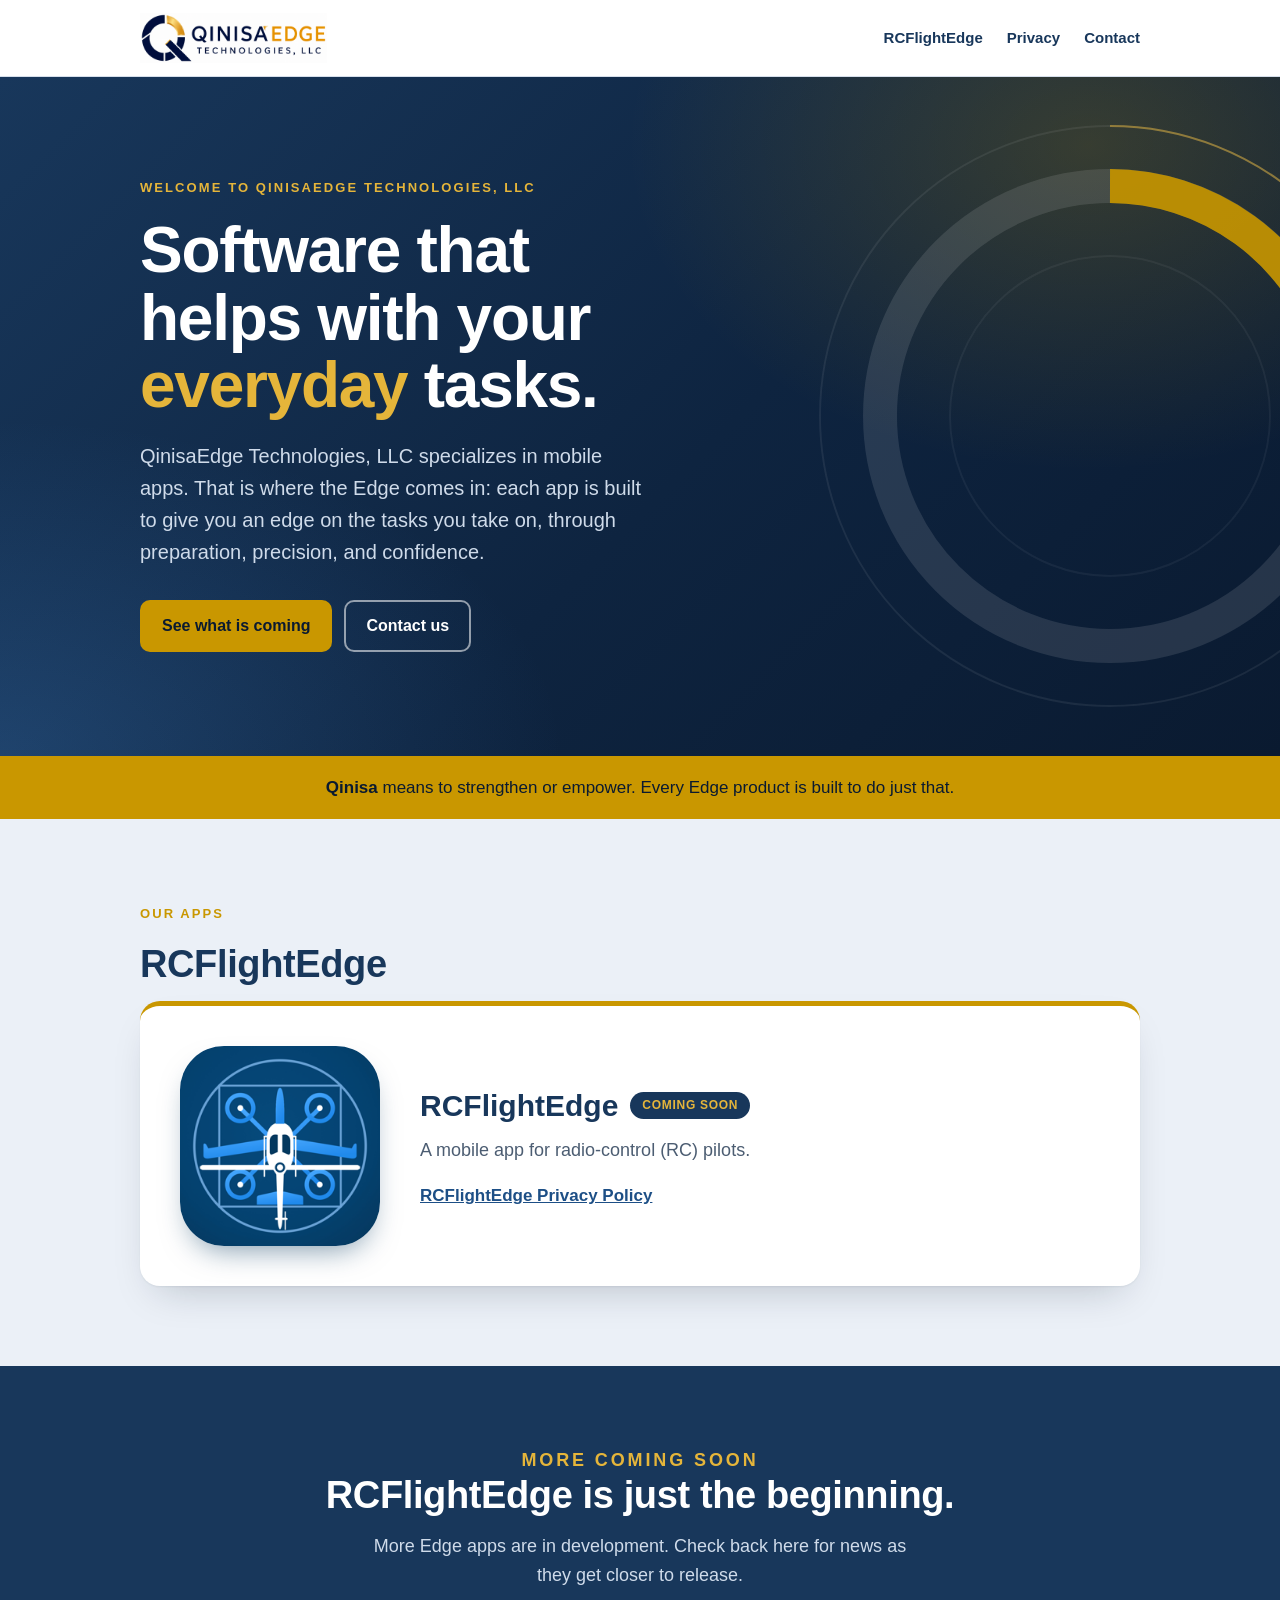
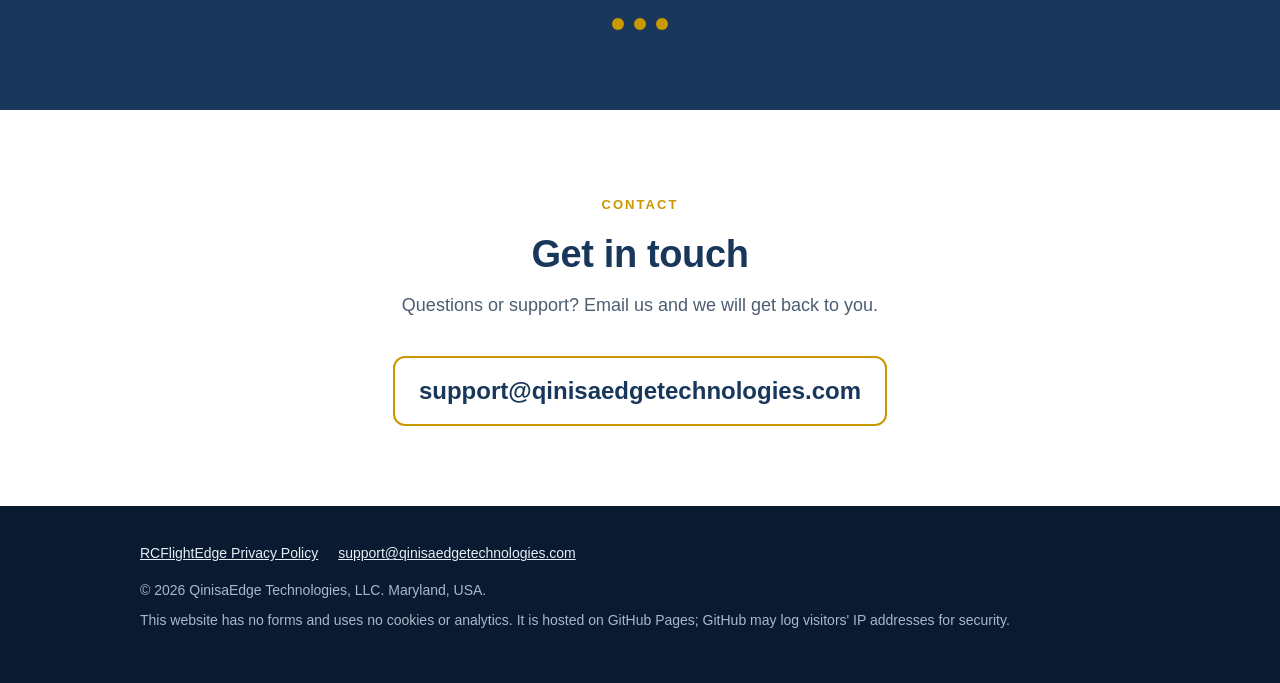
<file: index.html>
<!doctype html>
<html lang="en">
<head>
  <meta charset="utf-8">
  <meta name="viewport" content="width=device-width, initial-scale=1">
  <title>QinisaEdge Technologies, LLC</title>
  <meta name="description" content="QinisaEdge Technologies, LLC specializes in mobile apps built to give you an edge on the tasks you take on. Home of RCFlightEdge for RC pilots.">
  <meta name="theme-color" content="#18375b">
  <link rel="icon" type="image/png" sizes="32x32" href="/assets/favicon-32.png">
  <link rel="icon" type="image/png" sizes="192x192" href="/assets/favicon-192.png">
  <link rel="apple-touch-icon" href="/assets/apple-touch-icon.png">
  <link rel="stylesheet" href="/assets/site.css">
</head>
<body>
  <header class="site-header">
    <div class="wrap">
      <a class="logo-link" href="/" aria-label="QinisaEdge Technologies, LLC home">
        <img src="/assets/qinisaedge-logo.png" alt="QinisaEdge Technologies, LLC" width="1000" height="268">
      </a>
      <nav class="site-nav" aria-label="Main">
        <a href="#rcflightedge">RCFlightEdge</a>
        <a class="nav-optional" href="/rcflightedge-privacy/">Privacy</a>
        <a href="#contact">Contact</a>
      </nav>
    </div>
  </header>

  <main>
    <div class="hero">
      <svg class="hero-rings" viewBox="0 0 620 620" aria-hidden="true">
        <circle cx="310" cy="310" r="290" fill="none" stroke="rgba(255,255,255,.08)" stroke-width="2"/>
        <circle cx="310" cy="310" r="230" fill="none" stroke="rgba(255,255,255,.12)" stroke-width="34"/>
        <path d="M310 80 A230 230 0 0 1 528 238" fill="none" stroke="#c99700" stroke-width="34"/>
        <circle cx="310" cy="310" r="160" fill="none" stroke="rgba(255,255,255,.06)" stroke-width="2"/>
        <path d="M310 20 A290 290 0 0 1 600 310" fill="none" stroke="rgba(229,181,58,.55)" stroke-width="2"/>
      </svg>
      <div class="wrap">
        <p class="eyebrow">Welcome to QinisaEdge Technologies, LLC</p>
        <h1>Software that helps with your <span class="accent">everyday</span> tasks.</h1>
        <p class="lede">QinisaEdge Technologies, LLC specializes in mobile apps. That is where the Edge comes in: each app is built to give you an edge on the tasks you take on, through preparation, precision, and confidence.</p>
        <div class="actions">
          <a class="btn btn-gold" href="#rcflightedge">See what is coming</a>
          <a class="btn btn-ghost" href="#contact">Contact us</a>
        </div>
      </div>
    </div>

    <div class="meaning">
      <div class="wrap"><strong>Qinisa</strong> means to strengthen or empower. Every Edge product is built to do just that.</div>
    </div>

    <section id="rcflightedge" class="section-gray">
      <div class="wrap">
        <p class="eyebrow">Our apps</p>
        <h2>RCFlightEdge</h2>
        <div class="feature">
          <img src="/assets/rcflightedge-icon.png" alt="RCFlightEdge app icon" width="200" height="200">
          <div>
            <h3>RCFlightEdge <span class="badge">Coming soon</span></h3>
            <p class="tagline">A mobile app for radio-control (RC) pilots.</p>
            <p class="links">
              <a href="/rcflightedge-privacy/">RCFlightEdge Privacy Policy</a>
            </p>
          </div>
        </div>
      </div>
    </section>

    <section class="soon">
      <div class="wrap">
        <p class="eyebrow">More coming soon</p>
        <h2>RCFlightEdge is just the beginning.</h2>
        <p>More Edge apps are in development. Check back here for news as they get closer to release.</p>
        <div class="dots" aria-hidden="true"><span></span><span></span><span></span></div>
      </div>
    </section>

    <section id="contact" class="contact">
      <div class="wrap">
        <p class="eyebrow">Contact</p>
        <h2>Get in touch</h2>
        <p class="section-intro">Questions or support? Email us and we will get back to you.</p>
        <a class="email-link" href="mailto:support@qinisaedgetechnologies.com">support@qinisaedgetechnologies.com</a>
      </div>
    </section>
  </main>

  <footer class="site-footer">
    <div class="wrap">
      <p class="footer-links">
        <a href="/rcflightedge-privacy/">RCFlightEdge Privacy Policy</a>
        <a href="mailto:support@qinisaedgetechnologies.com">support@qinisaedgetechnologies.com</a>
      </p>
      <p>&copy; 2026 QinisaEdge Technologies, LLC. Maryland, USA.</p>
      <p>This website has no forms and uses no cookies or analytics. It is hosted on GitHub Pages; GitHub may log visitors' IP addresses for security.</p>
    </div>
  </footer>
</body>
</html>
</file>
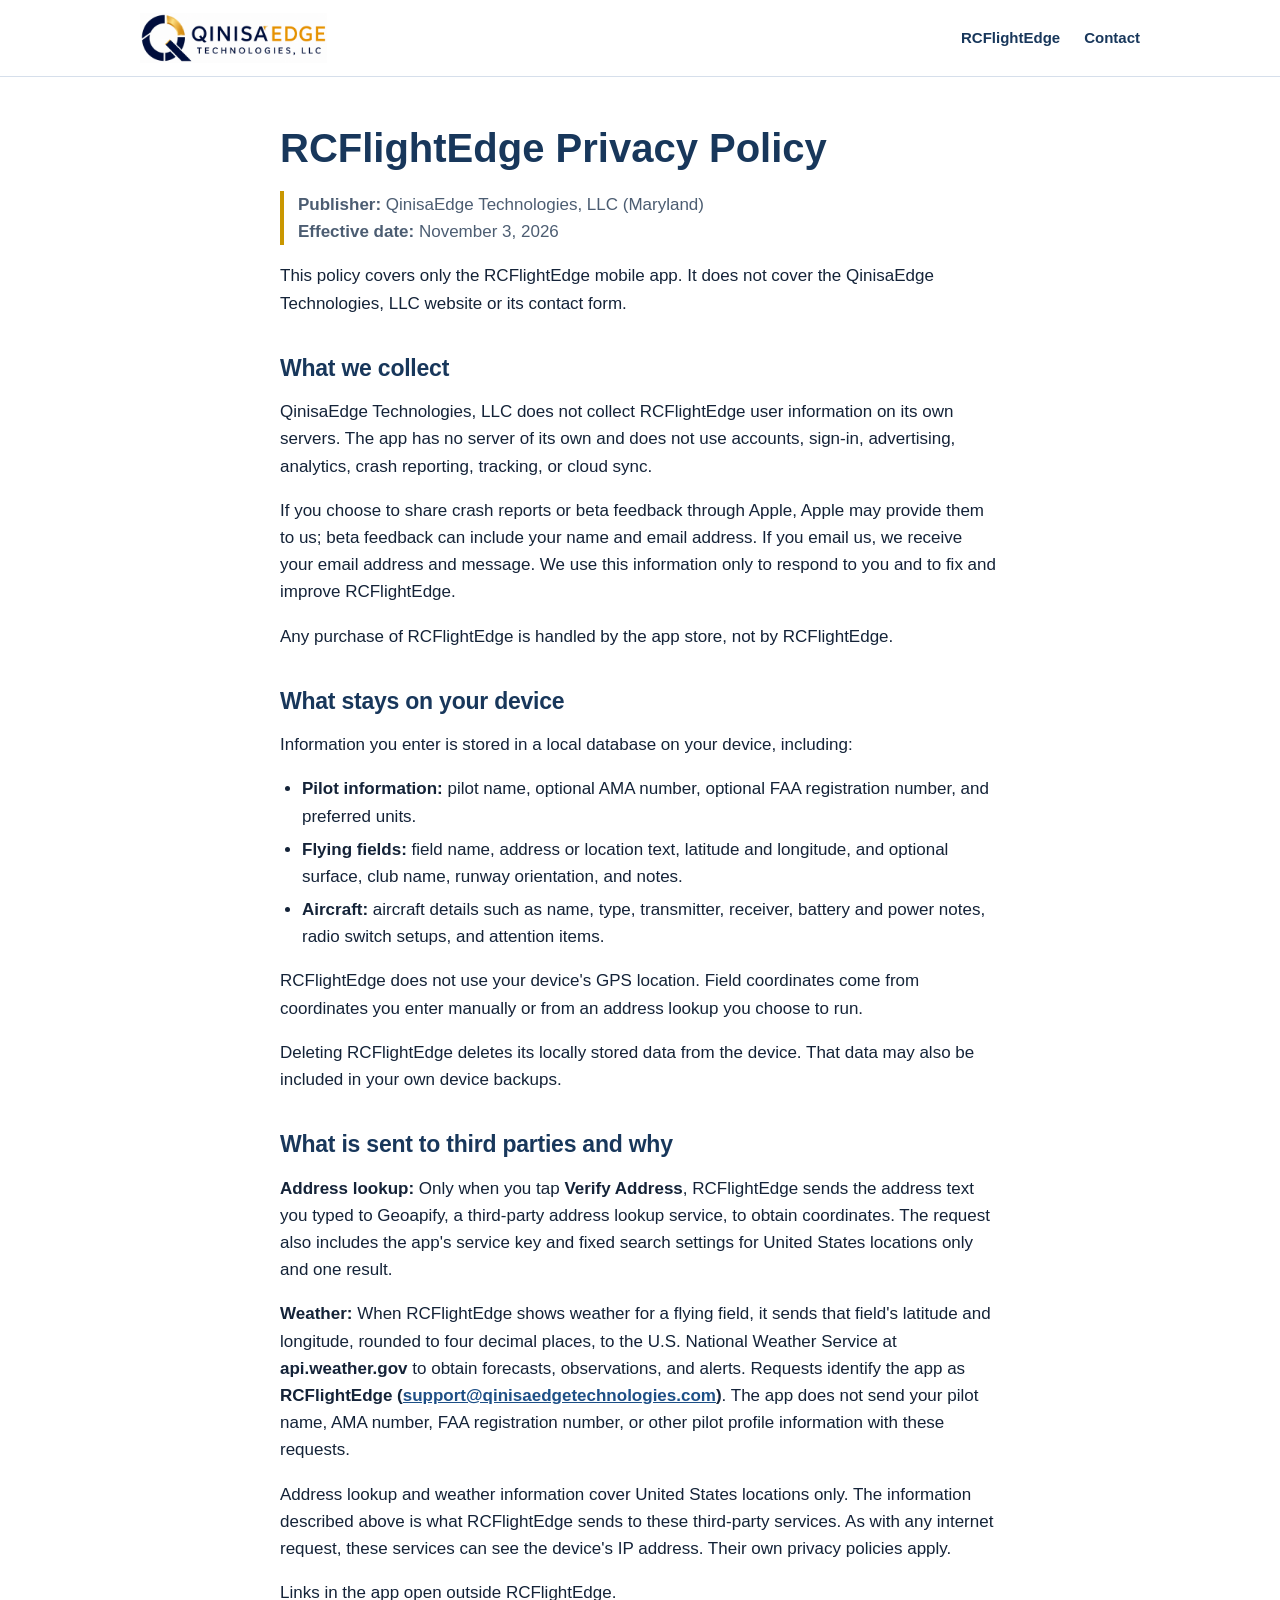
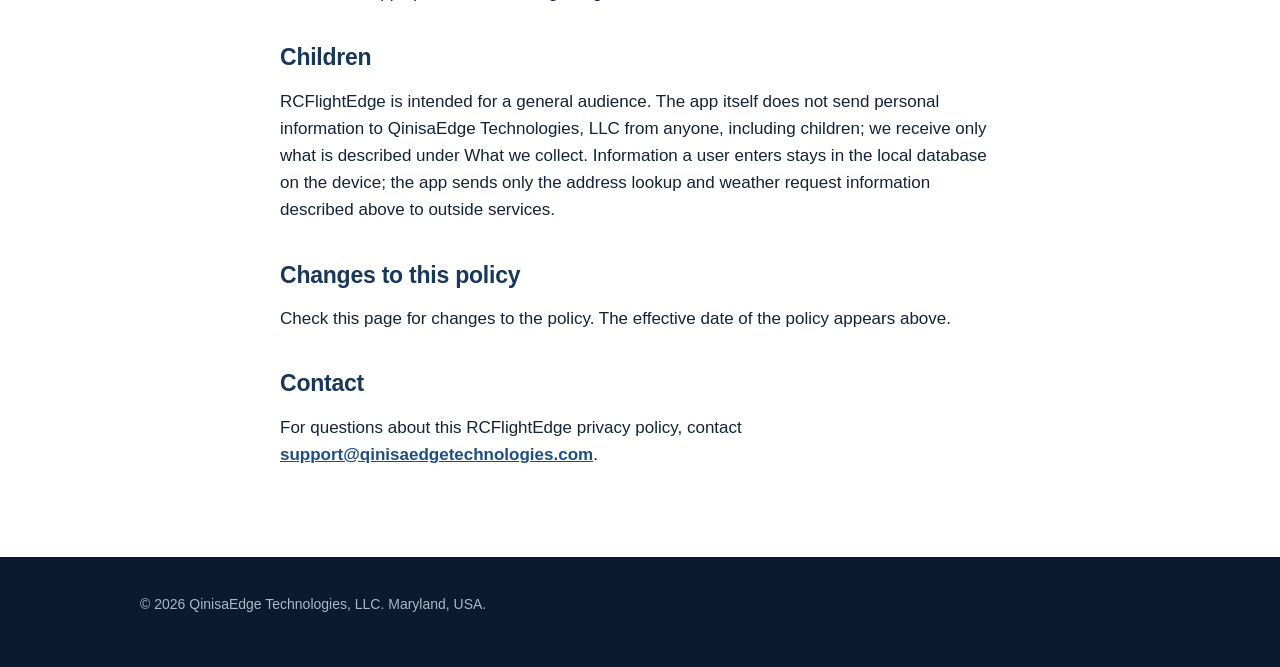
<file: rcflightedge-privacy/index.html>
<!doctype html>
<html lang="en">
<head>
  <meta charset="utf-8">
  <meta name="viewport" content="width=device-width, initial-scale=1">
  <title>RCFlightEdge Privacy Policy</title>
  <meta name="description" content="Privacy policy for the RCFlightEdge mobile app by QinisaEdge Technologies, LLC.">
  <link rel="icon" type="image/png" sizes="32x32" href="/assets/favicon-32.png">
  <link rel="icon" type="image/png" sizes="192x192" href="/assets/favicon-192.png">
  <link rel="apple-touch-icon" href="/assets/apple-touch-icon.png">
  <link rel="stylesheet" href="/assets/site.css">
</head>
<body>
  <header class="site-header">
    <div class="wrap">
      <a class="logo-link" href="/" aria-label="QinisaEdge Technologies, LLC home">
        <img src="/assets/qinisaedge-logo.png" alt="QinisaEdge Technologies, LLC" width="1000" height="268">
      </a>
      <nav class="site-nav" aria-label="Main">
        <a href="/#rcflightedge">RCFlightEdge</a>
        <a href="/#contact">Contact</a>
      </nav>
    </div>
  </header>

  <main class="policy">
    <div class="wrap">
<!-- POLICY TEXT START: approved RCFlightEdge_Privacy_Policy_v1, words unchanged -->
<h1>RCFlightEdge Privacy Policy</h1>
<p class="meta"><strong>Publisher:</strong> QinisaEdge Technologies, LLC (Maryland)<br>
<strong>Effective date:</strong> November 3, 2026</p>
<p>This policy covers only the RCFlightEdge mobile app. It does not cover the QinisaEdge Technologies, LLC website or its contact form.</p>
<h2>What we collect</h2>
<p>QinisaEdge Technologies, LLC does not collect RCFlightEdge user information on its own servers. The app has no server of its own and does not use accounts, sign-in, advertising, analytics, crash reporting, tracking, or cloud sync.</p>
<p>If you choose to share crash reports or beta feedback through Apple, Apple may provide them to us; beta feedback can include your name and email address. If you email us, we receive your email address and message. We use this information only to respond to you and to fix and improve RCFlightEdge.</p>
<p>Any purchase of RCFlightEdge is handled by the app store, not by RCFlightEdge.</p>
<h2>What stays on your device</h2>
<p>Information you enter is stored in a local database on your device, including:</p>
<ul>
<li><strong>Pilot information:</strong> pilot name, optional AMA number, optional FAA registration number, and preferred units.</li>
<li><strong>Flying fields:</strong> field name, address or location text, latitude and longitude, and optional surface, club name, runway orientation, and notes.</li>
<li><strong>Aircraft:</strong> aircraft details such as name, type, transmitter, receiver, battery and power notes, radio switch setups, and attention items.</li>
</ul>
<p>RCFlightEdge does not use your device's GPS location. Field coordinates come from coordinates you enter manually or from an address lookup you choose to run.</p>
<p>Deleting RCFlightEdge deletes its locally stored data from the device. That data may also be included in your own device backups.</p>
<h2>What is sent to third parties and why</h2>
<p><strong>Address lookup:</strong> Only when you tap <strong>Verify Address</strong>, RCFlightEdge sends the address text you typed to Geoapify, a third-party address lookup service, to obtain coordinates. The request also includes the app's service key and fixed search settings for United States locations only and one result.</p>
<p><strong>Weather:</strong> When RCFlightEdge shows weather for a flying field, it sends that field's latitude and longitude, rounded to four decimal places, to the U.S. National Weather Service at <strong>api.weather.gov</strong> to obtain forecasts, observations, and alerts. Requests identify the app as <strong>RCFlightEdge (<a href="mailto:support@qinisaedgetechnologies.com">support@qinisaedgetechnologies.com</a>)</strong>. The app does not send your pilot name, AMA number, FAA registration number, or other pilot profile information with these requests.</p>
<p>Address lookup and weather information cover United States locations only. The information described above is what RCFlightEdge sends to these third-party services. As with any internet request, these services can see the device's IP address. Their own privacy policies apply.</p>
<p>Links in the app open outside RCFlightEdge.</p>
<h2>Children</h2>
<p>RCFlightEdge is intended for a general audience. The app itself does not send personal information to QinisaEdge Technologies, LLC from anyone, including children; we receive only what is described under What we collect. Information a user enters stays in the local database on the device; the app sends only the address lookup and weather request information described above to outside services.</p>
<h2>Changes to this policy</h2>
<p>Check this page for changes to the policy. The effective date of the policy appears above.</p>
<h2>Contact</h2>
<p>For questions about this RCFlightEdge privacy policy, contact <strong><a href="mailto:support@qinisaedgetechnologies.com">support@qinisaedgetechnologies.com</a></strong>.</p>
<!-- POLICY TEXT END -->
    </div>
  </main>

  <footer class="site-footer">
    <div class="wrap">
      <p>&copy; 2026 QinisaEdge Technologies, LLC. Maryland, USA.</p>
    </div>
  </footer>
</body>
</html>
</file>
<file: assets/site.css>
/* QinisaEdge brand colors (Brand Standards v1.0, section 5) */
:root {
  --navy: #18375b;          /* Primary Navy RGB(24,55,91) */
  --navy-deep: #0e2440;
  --navy-ink: #0a1a30;
  --gold: #c99700;          /* Corporate Gold RGB(201,151,0) */
  --gold-bright: #e5b53a;
  --gray: #ebf0f7;          /* Light Gray RGB(235,240,247) */
  --white: #ffffff;

  --text: #142338;
  --muted: #4c5d72;
  --border: #d6dfeb;
  --link: #1d4f86;
}

* { box-sizing: border-box; }
html { -webkit-text-size-adjust: 100%; scroll-behavior: smooth; }

body {
  margin: 0;
  background: var(--white);
  color: var(--text);
  font-family: -apple-system, BlinkMacSystemFont, "Segoe UI", Roboto, "Helvetica Neue", Arial, sans-serif;
  font-size: 17px;
  line-height: 1.6;
}

a { color: var(--link); }
a:hover { text-decoration-thickness: 2px; }

.wrap { max-width: 1040px; margin: 0 auto; padding: 0 20px; }

/* Header: the logo always sits on white, per its artwork */
.site-header {
  position: sticky;
  top: 0;
  z-index: 10;
  background: var(--white);
  border-bottom: 1px solid var(--border);
}
.site-header .wrap {
  display: flex;
  align-items: center;
  justify-content: space-between;
  gap: 16px;
  min-height: 76px;
}
.logo-link { display: block; line-height: 0; padding: 12px 0; }
.logo-link img { height: 50px; width: auto; display: block; }
.site-nav { display: flex; gap: 24px; }
.site-nav a {
  color: var(--navy);
  text-decoration: none;
  font-weight: 600;
  font-size: 15px;
}
.site-nav a:hover { color: var(--gold); }

@media (max-width: 640px) {
  .site-header .wrap { min-height: 64px; }
  .logo-link img { height: 36px; }
  .site-nav { gap: 14px; }
  .site-nav .nav-optional { display: none; }
}

/* Hero */
.hero {
  position: relative;
  overflow: hidden;
  color: var(--white);
  background:
    radial-gradient(60% 80% at 85% 10%, rgba(201,151,0,.22) 0%, transparent 60%),
    radial-gradient(80% 90% at 0% 100%, rgba(71,140,214,.25) 0%, transparent 55%),
    linear-gradient(135deg, var(--navy) 0%, var(--navy-deep) 55%, var(--navy-ink) 100%);
}
.hero .wrap {
  position: relative;
  z-index: 1;
  padding-top: 96px;
  padding-bottom: 104px;
}
.hero-rings {
  position: absolute;
  right: -140px;
  top: 50%;
  width: 620px;
  height: 620px;
  transform: translateY(-50%);
  pointer-events: none;
  opacity: .9;
}
@media (max-width: 760px) {
  .hero-rings { width: 420px; height: 420px; right: -190px; top: 30%; opacity: .5; }
  .hero .wrap { padding-top: 64px; padding-bottom: 72px; }
}
.eyebrow {
  display: inline-block;
  margin: 0 0 18px;
  font-size: 13px;
  font-weight: 700;
  letter-spacing: .16em;
  text-transform: uppercase;
  color: var(--gold);
}
.hero .eyebrow { color: var(--gold-bright); }
.hero h1 {
  margin: 0 0 20px;
  font-size: clamp(36px, 6.4vw, 64px);
  line-height: 1.06;
  font-weight: 800;
  letter-spacing: -.02em;
  max-width: 15ch;
}
.hero h1 .accent { color: var(--gold-bright); }
.hero .lede {
  margin: 0 0 32px;
  font-size: clamp(17px, 2.2vw, 20px);
  color: #cfdbea;
  max-width: 46ch;
}
.actions { display: flex; flex-wrap: wrap; gap: 12px; }
.btn {
  display: inline-block;
  padding: 13px 22px;
  border-radius: 10px;
  font-weight: 700;
  font-size: 16px;
  text-decoration: none;
  transition: transform .15s ease, background-color .15s ease;
}
.btn:hover { transform: translateY(-1px); }
.btn-gold { background: var(--gold); color: var(--navy-ink); }
.btn-gold:hover { background: var(--gold-bright); }
.btn-ghost { color: var(--white); box-shadow: inset 0 0 0 2px rgba(255,255,255,.55); }
.btn-ghost:hover { box-shadow: inset 0 0 0 2px var(--white); }

/* Name strip */
.meaning {
  background: var(--gold);
  color: var(--navy-ink);
}
.meaning .wrap {
  padding-top: 18px;
  padding-bottom: 18px;
  font-size: 17px;
  text-align: center;
}
.meaning strong { font-weight: 800; }

/* Sections */
section { padding: 80px 0; }
.section-gray { background: var(--gray); }
h2 {
  margin: 0 0 14px;
  font-size: clamp(28px, 4vw, 38px);
  line-height: 1.15;
  font-weight: 800;
  color: var(--navy);
  letter-spacing: -.01em;
}
.section-intro { margin: 0 0 36px; color: var(--muted); max-width: 60ch; font-size: 18px; }

/* Product feature */
.feature {
  display: grid;
  grid-template-columns: 200px 1fr;
  gap: 40px;
  align-items: center;
  background: var(--white);
  border-radius: 20px;
  padding: 40px;
  box-shadow: 0 1px 2px rgba(10,26,48,.06), 0 18px 40px -18px rgba(10,26,48,.25);
  border-top: 5px solid var(--gold);
}
.feature img {
  width: 200px;
  height: 200px;
  border-radius: 44px;
  display: block;
  box-shadow: 0 14px 30px -12px rgba(6,54,92,.55);
}
.feature h3 {
  margin: 0 0 6px;
  font-size: 30px;
  color: var(--navy);
  display: flex;
  flex-wrap: wrap;
  align-items: center;
  gap: 12px;
}
.badge {
  font-size: 12px;
  font-weight: 800;
  letter-spacing: .06em;
  text-transform: uppercase;
  padding: 4px 12px;
  border-radius: 999px;
  background: var(--navy);
  color: var(--gold-bright);
}
.feature .tagline { margin: 0 0 18px; color: var(--muted); font-size: 18px; }
.checks { list-style: none; margin: 0 0 24px; padding: 0; }
.checks li { position: relative; padding-left: 30px; margin: 8px 0; }
.checks li::before {
  content: "";
  position: absolute;
  left: 0;
  top: .45em;
  width: 16px;
  height: 16px;
  border-radius: 50%;
  background: var(--gold);
  box-shadow: inset 0 0 0 4px var(--white), 0 0 0 2px var(--gold);
}
.feature .links { margin: 0; display: flex; flex-wrap: wrap; gap: 10px 22px; font-weight: 600; }

@media (max-width: 760px) {
  .feature { grid-template-columns: 1fr; padding: 26px; gap: 22px; }
  .feature img { width: 120px; height: 120px; border-radius: 27px; }
  .feature h3 { font-size: 26px; }
}

/* Coming soon */
.soon {
  position: relative;
  overflow: hidden;
  background: var(--navy);
  color: var(--white);
  text-align: center;
}
.soon h2 { color: var(--white); }
.soon p { margin: 0 auto; max-width: 54ch; color: #cfdbea; font-size: 18px; }
.soon .eyebrow { color: var(--gold-bright); }
.dots { display: flex; justify-content: center; gap: 10px; margin-top: 28px; }
.dots span {
  width: 12px;
  height: 12px;
  border-radius: 50%;
  background: var(--gold);
  animation: pulse 1.8s ease-in-out infinite;
}
.dots span:nth-child(2) { animation-delay: .25s; }
.dots span:nth-child(3) { animation-delay: .5s; }
@keyframes pulse {
  0%, 100% { opacity: .3; transform: scale(.85); }
  50% { opacity: 1; transform: scale(1); }
}
@media (prefers-reduced-motion: reduce) {
  .dots span { animation: none; opacity: 1; }
  html { scroll-behavior: auto; }
}

/* Contact */
.contact { text-align: center; }
.contact .section-intro { margin-left: auto; margin-right: auto; }
.email-link {
  display: inline-block;
  font-size: clamp(18px, 3vw, 24px);
  font-weight: 700;
  color: var(--navy);
  text-decoration: none;
  padding: 14px 24px;
  border-radius: 12px;
  border: 2px solid var(--gold);
  word-break: break-word;
}
.email-link:hover { background: var(--gold); color: var(--navy-ink); }

/* Footer */
.site-footer {
  background: var(--navy-ink);
  color: #a9b8ca;
  font-size: 14px;
  padding: 36px 0 44px;
}
.site-footer p { margin: 0 0 8px; }
.site-footer a { color: #e6eef8; }
.footer-links { display: flex; flex-wrap: wrap; gap: 8px 20px; margin-bottom: 14px !important; }

/* Policy page */
.policy { padding: 48px 0 72px; }
.policy .wrap { max-width: 760px; }
.policy h1 { font-size: clamp(30px, 5vw, 40px); line-height: 1.15; margin: 0 0 20px; color: var(--navy); }
.policy h2 { font-size: 23px; margin: 38px 0 10px; }
.policy ul { padding-left: 22px; }
.policy li { margin: 6px 0; }
.policy .meta { color: var(--muted); border-left: 4px solid var(--gold); padding-left: 14px; }
</file>
